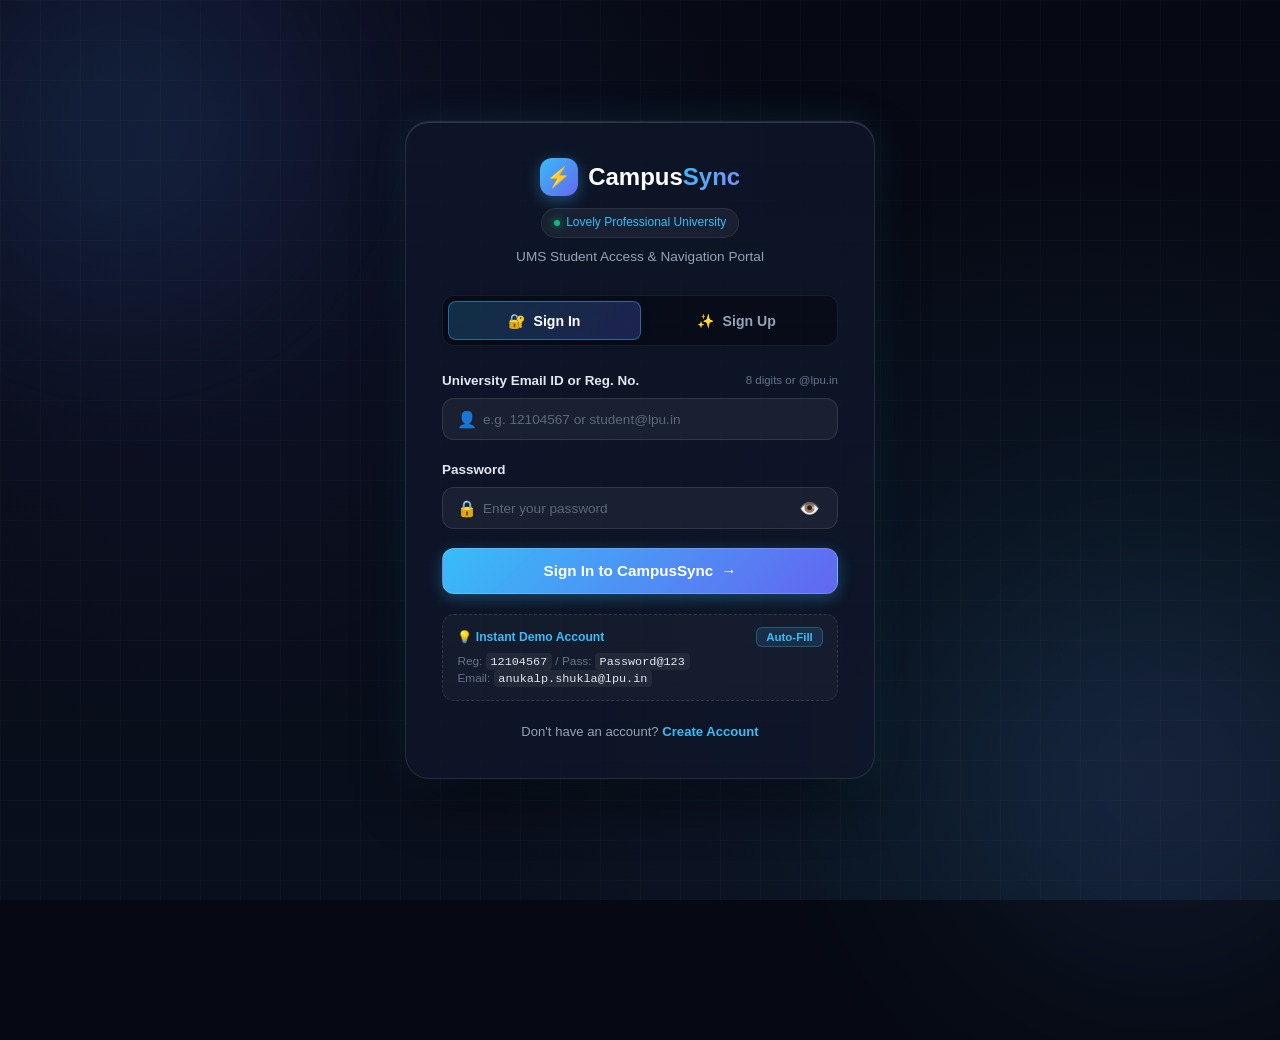
<file: events.html>
<!DOCTYPE html>
<html lang="en">
<head>
  <meta charset="UTF-8">
  <meta name="viewport" content="width=device-width, initial-scale=1.0">
  <title>Campus Events — CampusSync</title>
  <link rel="icon" type="image/svg+xml" href="assets/favicon/favicon.svg">
  <link rel="stylesheet" href="css/style.css">
  <!-- Authentication & Access Gate -->
  <script src="js/auth.js"></script>
  <script>CampusAuth.requireAuth();</script>
</head>
<body>

  <div class="app-layout">

    <!-- DESKTOP SIDEBAR -->
    <aside class="app-sidebar">
      <div class="sidebar-header">
        <a href="index.html" class="sidebar-logo">
          <div class="sidebar-logo-icon">⚡</div>
          <span class="sidebar-logo-text">Campus<strong>Sync</strong></span>
        </a>
        <button id="sidebarCloseBtn" class="topbar-btn" style="display: none;" aria-label="Close sidebar">&times;</button>
      </div>

      <div class="sidebar-nav-container">
        <span class="sidebar-section-title">Navigation</span>
        <ul class="sidebar-menu">
          <li>
            <a href="index.html" class="sidebar-link">
              <span class="sidebar-link-icon">🏠</span>
              <span>Home</span>
            </a>
          </li>
          <li>
            <a href="navigation.html" class="sidebar-link">
              <span class="sidebar-link-icon">📍</span>
              <span>Where is your Block?</span>
              <span class="sidebar-badge badge-live">LIVE</span>
            </a>
          </li>
          <li>
            <a href="lost-found.html" class="sidebar-link">
              <span class="sidebar-link-icon">🔎</span>
              <span>Lost &amp; Found</span>
            </a>
          </li>
          <li>
            <a href="spaces.html" class="sidebar-link">
              <span class="sidebar-link-icon">🏫</span>
              <span>Spaces</span>
            </a>
          </li>
          <li>
            <a href="events.html" class="sidebar-link active">
              <span class="sidebar-link-icon">📅</span>
              <span>Events</span>
              <span class="sidebar-badge badge-live">1 LIVE</span>
            </a>
          </li>
          <li>
            <a href="navigation.html" class="sidebar-link">
              <span class="sidebar-link-icon">🗺️</span>
              <span>Campus Map</span>
            </a>
          </li>
        </ul>

        <span class="sidebar-section-title">Campus Pulse</span>
        <div class="sidebar-pulse-card">
          <div class="pulse-header">
            <span class="pulse-dot" style="background: var(--accent-rose); box-shadow: 0 0 8px var(--accent-rose);"></span>
            <span style="color: #fb7185;">1 Live Event Now</span>
          </div>
          <p class="pulse-info">
            • AI Tech Talk in Seminar Hall<br>
            • 142 Active RSVPs<br>
            • Free student entry
          </p>
        </div>
      </div>

      <div class="sidebar-footer">
        <a href="#" class="sidebar-user profile-trigger-btn" title="View Student Profile">
          <div class="user-avatar user-initials">--</div>
          <div class="user-info">
            <div class="user-name">Student</div>
            <div class="user-dept user-reg-no">--</div>
          </div>
        </a>
        <div class="sidebar-footer-actions">
          <button type="button" class="logout-btn" title="Sign out / Logout" onclick="if(typeof CampusAuth!=='undefined'){CampusAuth.logout();}else{try{localStorage.removeItem('campussync_current_session');localStorage.removeItem('campussync_user_profile');}catch(e){}window.location.href='login.html';}">🚪</button>
        </div>
      </div>
    </aside>

    <!-- MAIN WRAPPER -->
    <div class="app-main">

      <!-- MOBILE TOP HEADER BAR -->
      <header class="mobile-header-bar">
        <div style="display: flex; align-items: center; gap: 0.75rem;">
          <button id="mobileMenuBtn" class="topbar-btn">☰</button>
          <a href="index.html" class="sidebar-logo">
            <span class="sidebar-logo-text">Campus<strong>Sync</strong></span>
          </a>
        </div>
        <div style="display: flex; align-items: center; gap: 0.5rem;">
          <button class="topbar-btn notif-toggle-btn">
            <span>🔔</span>
            <span class="notif-badge-pill" style="display: none;">0</span>
          </button>
          <button class="topbar-btn profile-trigger-btn">
            <span>👤</span>
          </button>
        </div>
      </header>

      <!-- NOTIFICATIONS DROPDOWN -->
      <div class="notif-dropdown" id="notifDropdown">
        <div class="notif-header">
          <h4 style="margin: 0; font-size: 0.95rem; color: #fff;">CampusSync Notifications</h4>
          <button class="btn btn-outline btn-sm" id="clearNotifsBtn" style="padding: 0.2rem 0.5rem; font-size: 0.72rem;">Clear</button>
        </div>
        <div class="notif-list" id="notifList"></div>
      </div>

      <!-- MAIN CONTENT -->
      <main class="page-content-wrapper">

        <div style="margin-bottom: 2rem;">
          <span class="badge badge-primary" style="margin-bottom: 0.4rem;">Feature 3 • Events Discovery</span>
          <h1 style="color: #fff; font-size: 2rem; font-weight: 800; margin-bottom: 0.35rem;">Campus Events</h1>
          <p style="color: var(--text-muted); font-size: 0.95rem;">See what's happening around campus.</p>
        </div>

        <!-- ========================================================
             🔴 HAPPENING NOW SECTION (PROMINENT LIVE BANNER)
             ======================================================== -->
        <section class="events-section-block" id="happeningNowSection">
          <div class="events-section-header">
            <span class="badge badge-live">🔴 LIVE NOW</span>
            <h2 class="events-section-title">Happening Right Now</h2>
          </div>

          <!-- Dynamic Live Banner Container -->
          <div id="liveEventsContainer">
            <!-- Rendered by js/events.js -->
          </div>
        </section>

        <!-- SEARCH & FILTER TOOLBAR -->
        <div class="filter-toolbar-card">
          <div class="filter-search-row">
            <div class="filter-search-box">
              <span style="position: absolute; left: 0.85rem; color: var(--text-dim);">🔍</span>
              <input
                type="text"
                id="eventSearchInput"
                placeholder="Search events by title, organizer club, or venue..."
                autocomplete="off"
              >
            </div>
          </div>

          <div class="filter-pills-row">
            <!-- Timing segmented filter -->
            <div class="filter-type-segmented" id="eventTimingFilters">
              <button class="filter-segment-btn active" data-time="all">All</button>
              <button class="filter-segment-btn" data-time="live">🔴 Happening Now</button>
              <button class="filter-segment-btn" data-time="upcoming">Upcoming</button>
              <button class="filter-segment-btn" data-time="thisWeek">This Week</button>
              <button class="filter-segment-btn" data-time="completed">Completed</button>
            </div>

            <!-- Category filter dropdown -->
            <div class="select-filters-group">
              <select id="eventCategorySelect" class="select-filter-input">
                <option value="all">All Categories</option>
                <option value="Technology">Technology</option>
                <option value="Workshops">Workshops</option>
                <option value="Cultural">Cultural</option>
                <option value="Sports">Sports</option>
                <option value="Entertainment">Entertainment</option>
                <option value="Academic">Academic</option>
                <option value="Clubs">Clubs</option>
              </select>

              <button id="eventResetFiltersBtn" class="btn btn-outline btn-sm">Reset</button>
            </div>
          </div>
        </div>

        <!-- ========================================================
             UPCOMING EVENTS SECTION
             ======================================================== -->
        <section class="events-section-block">
          <div style="display: flex; justify-content: space-between; align-items: center; margin-bottom: 1.5rem;">
            <div style="display: flex; align-items: center; gap: 0.6rem;">
              <span style="font-size: 1.3rem;">📅</span>
              <h2 class="events-section-title" id="eventsSectionHeading">Upcoming Campus Activities (<span id="upcomingCount">0</span>)</h2>
            </div>
            <span style="font-size: 0.85rem; color: var(--text-muted);" id="eventsFilterMeta">Showing all upcoming</span>
          </div>

          <div class="events-grid" id="upcomingEventsGrid">
            <!-- Rendered by js/events.js -->
          </div>

          <!-- Empty state -->
          <div id="eventsEmptyState" style="display: none; text-align: center; padding: 4rem 1rem; background: var(--bg-surface); border: 1px solid var(--border); border-radius: var(--card-radius);">
            <div style="font-size: 2.5rem; margin-bottom: 0.75rem;">📅</div>
            <h3 style="color: #fff; font-size: 1.2rem; margin-bottom: 0.5rem;">No events match your criteria</h3>
            <p style="color: var(--text-muted); font-size: 0.9rem; margin-bottom: 1.25rem;">Try clearing your search query or selecting another category.</p>
            <button class="btn btn-secondary" onclick="document.getElementById('eventResetFiltersBtn').click()">Reset Filters</button>
          </div>
        </section>

        <!-- ========================================================
             COMPLETED EVENTS ARCHIVE
             ======================================================== -->
        <section class="events-section-block" id="completedEventsSection" style="margin-top: 4rem;">
          <div class="events-section-header">
            <span class="badge badge-purple">Archive</span>
            <h2 class="events-section-title">Past / Completed Events</h2>
          </div>

          <div class="events-grid" id="completedEventsGrid">
            <!-- Rendered by js/events.js -->
          </div>
        </section>

      </main>

      <!-- MOBILE BOTTOM NAVIGATION -->
      <nav class="mobile-bottom-nav">
        <a href="index.html" class="bottom-nav-item">
          <span class="bottom-nav-icon">🏠</span>
          <span>Home</span>
        </a>
        <a href="navigation.html" class="bottom-nav-item">
          <span class="bottom-nav-icon">📍</span>
          <span>Navigate</span>
        </a>
        <a href="lost-found.html" class="bottom-nav-item">
          <span class="bottom-nav-icon">🔎</span>
          <span>Lost/Found</span>
        </a>
        <a href="spaces.html" class="bottom-nav-item">
          <span class="bottom-nav-icon">🏫</span>
          <span>Spaces</span>
        </a>
        <a href="events.html" class="bottom-nav-item active">
          <span class="bottom-nav-icon">📅</span>
          <span>Events</span>
        </a>
      </nav>

    </div>
  </div>

  <!-- ========================================================
       EVENT DETAILS MODAL
       ======================================================== -->
  <div class="custom-modal" id="eventDetailsModal" role="dialog" aria-label="Event details">
    <div class="modal-dialog" style="max-width: 700px;">
      <div class="modal-header">
        <div style="display: flex; align-items: center; gap: 0.6rem;">
          <span id="modalEventBadge" class="badge badge-purple">Technology</span>
          <span id="modalEventLiveTag" class="badge badge-live" style="display: none;">🔴 Happening Now</span>
        </div>
        <button class="modal-close" id="closeEventModalBtn">&times;</button>
      </div>

      <div class="modal-body">
        <div style="width: 100%; height: 260px; border-radius: var(--radius-md); overflow: hidden; background: #070c18;">
          <img id="modalEventBanner" src="" alt="Banner" style="width: 100%; height: 100%; object-fit: cover;">
        </div>

        <div>
          <h2 id="modalEventTitle" style="color: #fff; font-size: 1.5rem; font-weight: 800; margin-bottom: 0.5rem;">Event Title</h2>
          <div style="font-size: 0.88rem; color: var(--accent-primary); font-weight: 600;" id="modalEventOrganizer">
            Organized by: GDSC
          </div>
        </div>

        <div style="display: grid; grid-template-columns: 1fr 1fr; gap: 1rem; background: rgba(255, 255, 255, 0.03); border: 1px solid var(--border); border-radius: var(--radius-md); padding: 1rem;">
          <div>
            <div style="font-size: 0.78rem; color: var(--text-dim);">DATE &amp; TIME</div>
            <div id="modalEventDateTime" style="font-size: 0.92rem; font-weight: 700; color: #fff; margin-top: 0.2rem;">Oct 24, 5:00 PM</div>
          </div>
          <div>
            <div style="font-size: 0.78rem; color: var(--text-dim);">CAMPUS VENUE</div>
            <div id="modalEventVenue" style="font-size: 0.92rem; font-weight: 700; color: #fff; margin-top: 0.2rem;">Main Auditorium</div>
          </div>
        </div>

        <div>
          <h4 style="color: #fff; font-size: 0.95rem; margin-bottom: 0.4rem;">About This Event</h4>
          <p id="modalEventDesc" style="font-size: 0.9rem; color: var(--text-secondary); line-height: 1.6;">
            Event description goes here.
          </p>
        </div>

        <div style="display: flex; align-items: center; justify-content: space-between; background: rgba(56, 189, 248, 0.08); border: 1px solid rgba(56, 189, 248, 0.25); border-radius: var(--radius-md); padding: 0.85rem 1.25rem;">
          <div>
            <span style="font-size: 0.78rem; color: var(--text-dim); text-transform: uppercase;">Confirmed RSVPs</span>
            <div id="modalEventRsvpCount" style="font-size: 1.2rem; font-weight: 800; color: #fff;">142 Attending</div>
          </div>
          <!-- Deep link to Feature 1 Navigation! -->
          <button id="modalNavigateVenueBtn" class="btn btn-nav-action btn-sm">
            <span>📍</span> Navigate to Venue &rarr;
          </button>
        </div>
      </div>

      <div class="modal-footer">
        <button class="btn btn-secondary" id="modalBookmarkBtn">🔖 Bookmark</button>
        <button class="btn btn-primary" id="modalRsvpBtn">RSVP Now</button>
      </div>
    </div>
  </div>

  <!-- Scripts -->
  <script src="data/demo-data.js"></script>
  <script src="js/main.js"></script>
  <script src="js/events.js"></script>
</body>
</html>
</file>
<file: css/style.css>
/* ==========================================================================
   CampusSync — Modern Student SaaS Design System (css/style.css)
   Style: Premium Dark Navy Glassmorphism Startup Interface
   Responsive Breakpoints: Desktop (1024px+), Tablet (768-1023px), Mobile (<768px)
   ========================================================================== */

/* --------------------------------------------------------------------------
   1. DESIGN SYSTEM VARIABLES (:root)
   -------------------------------------------------------------------------- */
:root {
  /* Surfaces & Backgrounds */
  --bg-base: #060913;
  --bg-primary: #0a0f1d;
  --bg-secondary: #0f172a;
  --bg-sidebar: rgba(10, 15, 29, 0.85);
  --bg-surface: rgba(15, 23, 42, 0.75);
  --bg-surface-elevated: rgba(30, 41, 59, 0.7);
  --bg-glass-card: rgba(255, 255, 255, 0.04);
  --bg-glass-card-hover: rgba(255, 255, 255, 0.08);
  --bg-glass-modal: rgba(11, 17, 33, 0.92);

  /* Brand Accents (Blue, Indigo, Purple, Emerald, Amber, Rose) */
  --accent-primary: #38bdf8;       /* Sky Blue */
  --accent-primary-hover: #7dd3fc;
  --accent-secondary: #6366f1;     /* Indigo */
  --accent-purple: #8b5cf6;        /* Purple */
  --accent-teal: #10b981;          /* Emerald / Active */
  --accent-amber: #f59e0b;         /* Amber */
  --accent-rose: #f43f5e;          /* Rose / Alert */

  /* Text & Typography */
  --text-primary: #ffffff;
  --text-secondary: #e2e8f0;
  --text-muted: #94a3b8;
  --text-dim: #64748b;

  /* Borders & Dividers */
  --border: rgba(255, 255, 255, 0.08);
  --border-light: rgba(255, 255, 255, 0.14);
  --border-hover: rgba(56, 189, 248, 0.4);
  --border-focus: rgba(99, 102, 241, 0.6);

  /* Shadows & Glows */
  --shadow-sm: 0 2px 8px rgba(0, 0, 0, 0.3);
  --shadow-card: 0 10px 30px -5px rgba(0, 0, 0, 0.5), inset 0 1px 0 rgba(255, 255, 255, 0.08);
  --shadow-hover: 0 20px 40px -10px rgba(0, 0, 0, 0.7), 0 0 25px rgba(56, 189, 248, 0.2);
  --shadow-glow-blue: 0 0 25px rgba(56, 189, 248, 0.35);
  --shadow-glow-purple: 0 0 25px rgba(139, 92, 246, 0.35);
  --shadow-glow-green: 0 0 20px rgba(16, 185, 129, 0.35);

  /* Radius */
  --card-radius: 16px;
  --radius-xs: 6px;
  --radius-sm: 8px;
  --radius-md: 12px;
  --radius-lg: 18px;
  --radius-xl: 24px;
  --radius-full: 9999px;

  /* Glass Filter */
  --glass-blur: blur(16px) saturate(180%);
  --glass-blur-heavy: blur(24px) saturate(200%);

  /* Typography */
  --font-sans: 'Inter', system-ui, -apple-system, BlinkMacSystemFont, "Segoe UI", Roboto, sans-serif;
  --font-mono: ui-monospace, SFMono-Regular, Menlo, Monaco, Consolas, monospace;

  /* Layout dimensions */
  --sidebar-width: 260px;
  --header-height: 64px;
  --bottom-nav-height: 64px;

  /* Transitions */
  --transition-fast: 150ms ease;
  --transition-normal: 250ms cubic-bezier(0.4, 0, 0.2, 1);
  --transition-smooth: 350ms cubic-bezier(0.16, 1, 0.3, 1);
}

/* --------------------------------------------------------------------------
   2. RESET & GLOBAL STYLES
   -------------------------------------------------------------------------- */
*, *::before, *::after {
  box-sizing: border-box;
  margin: 0;
  padding: 0;
}

html {
  scroll-behavior: smooth;
  font-size: 16px;
}

body {
  font-family: var(--font-sans);
  background-color: var(--bg-base);
  background-image: 
    radial-gradient(circle at 15% 15%, rgba(99, 102, 241, 0.08) 0%, transparent 45%),
    radial-gradient(circle at 85% 85%, rgba(56, 189, 248, 0.07) 0%, transparent 45%),
    linear-gradient(180deg, #060913 0%, #0a0f1d 100%);
  background-attachment: fixed;
  color: var(--text-secondary);
  line-height: 1.6;
  min-height: 100vh;
  display: flex;
  flex-direction: column;
  -webkit-font-smoothing: antialiased;
  overflow-x: hidden;
}

a {
  color: var(--accent-primary);
  text-decoration: none;
  transition: color var(--transition-fast);
}

a:hover {
  color: var(--accent-primary-hover);
}

button, input, select, textarea {
  font-family: inherit;
  font-size: inherit;
}

button {
  cursor: pointer;
  border: none;
  background: none;
}

img, svg {
  max-width: 100%;
  display: block;
}

/* --------------------------------------------------------------------------
   3. APP SHELL LAYOUT (Sidebar + Main Content Area)
   -------------------------------------------------------------------------- */
.app-layout {
  display: flex;
  min-height: 100vh;
  width: 100%;
}

/* DESKTOP SIDEBAR */
.app-sidebar {
  width: var(--sidebar-width);
  height: 100vh;
  position: fixed;
  top: 0;
  left: 0;
  background: var(--bg-sidebar);
  border-right: 1px solid var(--border);
  backdrop-filter: var(--glass-blur-heavy);
  display: flex;
  flex-direction: column;
  z-index: 100;
  transition: transform var(--transition-smooth);
}

.sidebar-header {
  padding: 1.5rem 1.5rem 1.25rem;
  display: flex;
  align-items: center;
  justify-content: space-between;
  border-bottom: 1px solid var(--border);
}

.sidebar-logo {
  display: flex;
  align-items: center;
  gap: 0.75rem;
  text-decoration: none;
}

.sidebar-logo-icon {
  width: 36px;
  height: 36px;
  border-radius: var(--radius-sm);
  background: linear-gradient(135deg, var(--accent-primary), var(--accent-secondary));
  display: flex;
  align-items: center;
  justify-content: center;
  font-size: 1.2rem;
  box-shadow: 0 0 15px rgba(56, 189, 248, 0.4);
}

.sidebar-logo-text {
  font-size: 1.2rem;
  font-weight: 700;
  color: #fff;
  letter-spacing: -0.02em;
}

.sidebar-logo-text strong {
  background: linear-gradient(135deg, var(--accent-primary), #a855f7);
  -webkit-background-clip: text;
  -webkit-text-fill-color: transparent;
}

.sidebar-nav-container {
  flex: 1;
  overflow-y: auto;
  padding: 1.25rem 1rem;
}

.sidebar-section-title {
  font-size: 0.7rem;
  font-weight: 700;
  text-transform: uppercase;
  letter-spacing: 0.08em;
  color: var(--text-dim);
  padding: 0 0.75rem 0.6rem;
  margin-top: 0.75rem;
}

.sidebar-menu {
  list-style: none;
  display: flex;
  flex-direction: column;
  gap: 0.35rem;
}

.sidebar-link {
  display: flex;
  align-items: center;
  gap: 0.85rem;
  padding: 0.7rem 0.85rem;
  border-radius: var(--radius-md);
  color: var(--text-muted);
  font-size: 0.92rem;
  font-weight: 500;
  transition: all var(--transition-fast);
  position: relative;
}

.sidebar-link:hover {
  color: #fff;
  background: var(--bg-glass-card-hover);
}

.sidebar-link.active {
  color: #fff;
  background: linear-gradient(90deg, rgba(56, 189, 248, 0.15) 0%, rgba(99, 102, 241, 0.08) 100%);
  border: 1px solid rgba(56, 189, 248, 0.3);
  font-weight: 600;
}

.sidebar-link.active::before {
  content: '';
  position: absolute;
  left: 0;
  top: 15%;
  bottom: 15%;
  width: 3px;
  background: var(--accent-primary);
  border-radius: 0 4px 4px 0;
  box-shadow: 0 0 10px var(--accent-primary);
}

.sidebar-link-icon {
  font-size: 1.15rem;
  display: flex;
  align-items: center;
  justify-content: center;
  width: 24px;
}

.sidebar-badge {
  margin-left: auto;
  padding: 0.15rem 0.5rem;
  border-radius: var(--radius-full);
  font-size: 0.72rem;
  font-weight: 700;
}

.sidebar-badge.badge-live {
  background: rgba(244, 63, 94, 0.2);
  color: #fb7185;
  border: 1px solid rgba(244, 63, 94, 0.4);
}

.sidebar-badge.badge-count {
  background: rgba(56, 189, 248, 0.18);
  color: #7dd3fc;
}

/* Sidebar Campus Pulse Mini Widget */
.sidebar-pulse-card {
  background: rgba(255, 255, 255, 0.03);
  border: 1px solid var(--border);
  border-radius: var(--radius-md);
  padding: 0.85rem;
  margin: 0.5rem 0.25rem;
}

.pulse-header {
  display: flex;
  align-items: center;
  gap: 0.5rem;
  font-size: 0.78rem;
  font-weight: 600;
  color: var(--accent-teal);
  margin-bottom: 0.4rem;
}

.pulse-dot {
  width: 8px;
  height: 8px;
  border-radius: 50%;
  background: var(--accent-teal);
  box-shadow: 0 0 8px var(--accent-teal);
  animation: pulseAnimation 2s infinite;
}

.pulse-info {
  font-size: 0.75rem;
  color: var(--text-muted);
  line-height: 1.4;
}

/* Sidebar Profile Footer */
.sidebar-footer {
  padding: 0.85rem 1rem;
  border-top: 1px solid var(--border);
  display: flex;
  align-items: center;
  justify-content: space-between;
  gap: 0.5rem;
}

.sidebar-user {
  display: flex;
  align-items: center;
  gap: 0.75rem;
  text-decoration: none;
  flex: 1;
  min-width: 0;
  transition: opacity var(--transition-fast);
}

.sidebar-user:hover {
  opacity: 0.9;
}

.user-avatar {
  width: 36px;
  height: 36px;
  min-width: 36px;
  border-radius: 50%;
  background: linear-gradient(135deg, #6366f1, #8b5cf6);
  color: #fff;
  display: flex;
  align-items: center;
  justify-content: center;
  font-weight: 700;
  font-size: 0.9rem;
  border: 1px solid rgba(255, 255, 255, 0.2);
  flex-shrink: 0;
}

.user-info {
  line-height: 1.25;
  min-width: 0;
  flex: 1;
}

.user-name {
  font-size: 0.88rem;
  font-weight: 600;
  color: #fff;
  white-space: nowrap;
  overflow: hidden;
  text-overflow: ellipsis;
}

.user-dept {
  font-size: 0.75rem;
  color: var(--text-dim);
  white-space: nowrap;
  overflow: hidden;
  text-overflow: ellipsis;
}

.sidebar-footer-actions {
  display: flex;
  align-items: center;
  flex-shrink: 0;
}

.logout-btn {
  background: rgba(239, 68, 68, 0.12);
  color: #f87171;
  border: 1px solid rgba(239, 68, 68, 0.25);
  border-radius: var(--radius-sm);
  padding: 0.35rem 0.55rem;
  font-size: 0.82rem;
  cursor: pointer;
  display: inline-flex;
  align-items: center;
  justify-content: center;
  gap: 0.3rem;
  transition: all var(--transition-fast);
  line-height: 1;
}

.logout-btn:hover {
  background: rgba(239, 68, 68, 0.25);
  color: #fff;
  border-color: rgba(239, 68, 68, 0.5);
  transform: translateY(-1px);
}

/* MAIN CONTENT WRAPPER */
.app-main {
  flex: 1;
  margin-left: var(--sidebar-width);
  min-height: 100vh;
  display: flex;
  flex-direction: column;
  position: relative;
  background: transparent;
}

/* TOP APP BAR (Search, Quick Notif, Mobile Toggle) */
.app-topbar {
  height: var(--header-height);
  position: sticky;
  top: 0;
  z-index: 90;
  background: rgba(6, 9, 19, 0.75);
  backdrop-filter: var(--glass-blur);
  border-bottom: 1px solid var(--border);
  display: flex;
  align-items: center;
  justify-content: space-between;
  padding: 0 2rem;
}

.topbar-search {
  display: flex;
  align-items: center;
  gap: 0.6rem;
  background: rgba(255, 255, 255, 0.05);
  border: 1px solid var(--border);
  border-radius: var(--radius-full);
  padding: 0.45rem 1.1rem;
  width: 340px;
  transition: all var(--transition-fast);
}

.topbar-search:focus-within {
  border-color: var(--accent-primary);
  background: rgba(255, 255, 255, 0.08);
  box-shadow: 0 0 15px rgba(56, 189, 248, 0.2);
}

.topbar-search input {
  background: transparent;
  border: none;
  outline: none;
  color: #fff;
  font-size: 0.88rem;
  width: 100%;
}

.topbar-search input::placeholder {
  color: var(--text-dim);
}

.topbar-actions {
  display: flex;
  align-items: center;
  gap: 0.85rem;
}

/* Icon action buttons */
.topbar-btn {
  width: 40px;
  height: 40px;
  border-radius: var(--radius-md);
  background: var(--bg-glass-card);
  border: 1px solid var(--border);
  color: var(--text-secondary);
  display: flex;
  align-items: center;
  justify-content: center;
  font-size: 1.1rem;
  position: relative;
  transition: all var(--transition-fast);
}

.topbar-btn:hover {
  background: var(--bg-glass-card-hover);
  color: #fff;
  border-color: var(--border-light);
}

.notif-badge-pill {
  position: absolute;
  top: -4px;
  right: -4px;
  background: var(--accent-rose);
  color: #fff;
  font-size: 0.68rem;
  font-weight: 700;
  min-width: 18px;
  height: 18px;
  border-radius: var(--radius-full);
  display: flex;
  align-items: center;
  justify-content: center;
  padding: 0 4px;
  border: 2px solid var(--bg-primary);
}

/* PRIMARY CONTENT CONTAINER */
.page-content-wrapper {
  padding: 2rem;
  flex: 1;
  max-width: 1400px;
  width: 100%;
  margin: 0 auto;
}

/* --------------------------------------------------------------------------
   4. BUTTONS & UI CONTROLS
   -------------------------------------------------------------------------- */
.btn {
  display: inline-flex;
  align-items: center;
  justify-content: center;
  gap: 0.5rem;
  padding: 0.65rem 1.35rem;
  border-radius: var(--radius-md);
  font-size: 0.92rem;
  font-weight: 600;
  transition: all var(--transition-fast);
  cursor: pointer;
  text-decoration: none;
  white-space: nowrap;
}

.btn-primary {
  background: linear-gradient(135deg, var(--accent-primary) 0%, var(--accent-secondary) 100%);
  color: #fff;
  box-shadow: 0 4px 15px rgba(56, 189, 248, 0.3);
  border: 1px solid rgba(255, 255, 255, 0.15);
}

.btn-primary:hover {
  background: linear-gradient(135deg, #0284c7 0%, #4f46e5 100%);
  box-shadow: 0 6px 20px rgba(56, 189, 248, 0.45);
  color: #fff;
  transform: translateY(-1px);
}

.btn-secondary {
  background: rgba(255, 255, 255, 0.08);
  color: #fff;
  border: 1px solid var(--border-light);
  backdrop-filter: var(--glass-blur);
}

.btn-secondary:hover {
  background: rgba(255, 255, 255, 0.14);
  border-color: rgba(255, 255, 255, 0.25);
  color: #fff;
  transform: translateY(-1px);
}

.btn-outline {
  background: transparent;
  color: var(--text-secondary);
  border: 1px solid var(--border);
}

.btn-outline:hover {
  border-color: var(--accent-primary);
  color: #fff;
  background: rgba(56, 189, 248, 0.08);
}

.btn-lost {
  background: rgba(244, 63, 94, 0.15);
  color: #fb7185;
  border: 1px solid rgba(244, 63, 94, 0.35);
}

.btn-lost:hover {
  background: rgba(244, 63, 94, 0.25);
  color: #fff;
  box-shadow: 0 0 15px rgba(244, 63, 94, 0.3);
}

.btn-found {
  background: rgba(16, 185, 129, 0.15);
  color: #34d399;
  border: 1px solid rgba(16, 185, 129, 0.35);
}

.btn-found:hover {
  background: rgba(16, 185, 129, 0.25);
  color: #fff;
  box-shadow: 0 0 15px rgba(16, 185, 129, 0.3);
}

.btn-nav-action {
  background: linear-gradient(135deg, #8b5cf6, #38bdf8);
  color: #fff;
  font-weight: 700;
}

.btn-sm {
  padding: 0.35rem 0.8rem;
  font-size: 0.82rem;
  border-radius: var(--radius-sm);
}

.btn-large {
  padding: 0.85rem 1.85rem;
  font-size: 1rem;
  border-radius: var(--radius-md);
}

/* --------------------------------------------------------------------------
   5. BADGES & STATUS PILLS
   -------------------------------------------------------------------------- */
.badge {
  display: inline-flex;
  align-items: center;
  gap: 0.4rem;
  padding: 0.3rem 0.85rem;
  border-radius: var(--radius-full);
  font-size: 0.76rem;
  font-weight: 700;
  letter-spacing: 0.03em;
  text-transform: uppercase;
  backdrop-filter: blur(8px);
}

.badge-primary {
  background: rgba(56, 189, 248, 0.12);
  color: #7dd3fc;
  border: 1px solid rgba(56, 189, 248, 0.3);
}

.badge-purple {
  background: rgba(139, 92, 246, 0.15);
  color: #c4b5fd;
  border: 1px solid rgba(139, 92, 246, 0.35);
}

.badge-emerald, .badge-green {
  background: rgba(16, 185, 129, 0.15);
  color: #34d399;
  border: 1px solid rgba(16, 185, 129, 0.35);
}

.badge-amber {
  background: rgba(245, 158, 11, 0.15);
  color: #fcd34d;
  border: 1px solid rgba(245, 158, 11, 0.35);
}

.badge-rose, .badge-lost {
  background: rgba(244, 63, 94, 0.15);
  color: #fb7185;
  border: 1px solid rgba(244, 63, 94, 0.35);
}

.badge-found {
  background: rgba(16, 185, 129, 0.15);
  color: #34d399;
  border: 1px solid rgba(16, 185, 129, 0.35);
}

.badge-live {
  background: rgba(244, 63, 94, 0.2);
  color: #fff;
  border: 1px solid rgba(244, 63, 94, 0.5);
  box-shadow: 0 0 12px rgba(244, 63, 94, 0.4);
}

.badge-live::before {
  content: '';
  width: 6px;
  height: 6px;
  border-radius: 50%;
  background: #fff;
  animation: pulseAnimation 1.5s infinite;
}

/* --------------------------------------------------------------------------
   6. GLASSMORPHISM CARDS
   -------------------------------------------------------------------------- */
.glass-card {
  background: var(--bg-surface);
  border: 1px solid var(--border);
  border-radius: var(--card-radius);
  backdrop-filter: var(--glass-blur);
  box-shadow: var(--shadow-card);
  transition: all var(--transition-normal);
  position: relative;
  overflow: hidden;
}

.glass-card:hover {
  border-color: var(--border-hover);
  box-shadow: var(--shadow-hover);
  transform: translateY(-2px);
}

/* Quick Action Cards Grid */
.quick-actions-grid {
  display: grid;
  grid-template-columns: repeat(4, 1fr);
  gap: 1.25rem;
  margin-bottom: 2rem;
}

.action-card {
  background: var(--bg-surface);
  border: 1px solid var(--border);
  border-radius: var(--card-radius);
  padding: 1.5rem;
  display: flex;
  flex-direction: column;
  justify-content: space-between;
  gap: 1rem;
  text-decoration: none;
  transition: all var(--transition-normal);
  position: relative;
  backdrop-filter: var(--glass-blur);
}

.action-card::after {
  content: '';
  position: absolute;
  inset: 0;
  border-radius: var(--card-radius);
  background: linear-gradient(135deg, rgba(56, 189, 248, 0.08), transparent);
  opacity: 0;
  transition: opacity var(--transition-normal);
}

.action-card:hover {
  transform: translateY(-3px);
  border-color: var(--accent-primary);
  box-shadow: var(--shadow-hover);
}

.action-card:hover::after {
  opacity: 1;
}

.action-card-icon {
  width: 48px;
  height: 48px;
  border-radius: var(--radius-md);
  display: flex;
  align-items: center;
  justify-content: center;
  font-size: 1.5rem;
  background: rgba(255, 255, 255, 0.05);
  border: 1px solid var(--border-light);
}

.action-card.card-blue .action-card-icon {
  background: rgba(56, 189, 248, 0.15);
  border-color: rgba(56, 189, 248, 0.3);
  color: var(--accent-primary);
}

.action-card.card-purple .action-card-icon {
  background: rgba(139, 92, 246, 0.15);
  border-color: rgba(139, 92, 246, 0.3);
  color: var(--accent-purple);
}

.action-card.card-teal .action-card-icon {
  background: rgba(16, 185, 129, 0.15);
  border-color: rgba(16, 185, 129, 0.3);
  color: var(--accent-teal);
}

.action-card.card-amber .action-card-icon {
  background: rgba(245, 158, 11, 0.15);
  border-color: rgba(245, 158, 11, 0.3);
  color: var(--accent-amber);
}

.action-card-title {
  font-size: 1.15rem;
  font-weight: 700;
  color: #fff;
  margin-bottom: 0.25rem;
}

.action-card-sub {
  font-size: 0.85rem;
  color: var(--text-muted);
}

.action-card-arrow {
  display: flex;
  align-items: center;
  gap: 0.35rem;
  font-size: 0.85rem;
  font-weight: 600;
  color: var(--accent-primary);
  margin-top: 0.5rem;
}

/* --------------------------------------------------------------------------
   7. LIVE ACTIVITY TICKER (HOME DASHBOARD)
   -------------------------------------------------------------------------- */
.activity-ticker-container {
  background: var(--bg-surface);
  border: 1px solid var(--border);
  border-radius: var(--radius-md);
  padding: 0.75rem 1.25rem;
  display: flex;
  align-items: center;
  gap: 1rem;
  margin-bottom: 2rem;
  backdrop-filter: var(--glass-blur);
}

.ticker-label {
  display: flex;
  align-items: center;
  gap: 0.4rem;
  font-size: 0.78rem;
  font-weight: 700;
  text-transform: uppercase;
  letter-spacing: 0.05em;
  color: var(--accent-primary);
  white-space: nowrap;
  padding-right: 0.85rem;
  border-right: 1px solid var(--border);
}

.ticker-content-track {
  flex: 1;
  overflow: hidden;
  position: relative;
  height: 24px;
}

.ticker-item {
  display: flex;
  align-items: center;
  gap: 0.5rem;
  font-size: 0.88rem;
  color: var(--text-secondary);
  text-decoration: none;
  transition: opacity var(--transition-fast);
}

.ticker-item:hover {
  color: #fff;
}

.ticker-item .time-ago {
  font-size: 0.75rem;
  color: var(--text-dim);
  background: rgba(255, 255, 255, 0.05);
  padding: 0.1rem 0.4rem;
  border-radius: var(--radius-sm);
}

/* --------------------------------------------------------------------------
   8. HERO SEARCH & MAP PREVIEW (HOME)
   -------------------------------------------------------------------------- */
.home-hero-grid {
  display: grid;
  grid-template-columns: 1.2fr 0.8fr;
  gap: 2rem;
  margin-bottom: 2.5rem;
}

.home-hero-card {
  background: linear-gradient(135deg, rgba(15, 23, 42, 0.85) 0%, rgba(30, 41, 59, 0.6) 100%);
  border: 1px solid var(--border-light);
  border-radius: var(--card-radius);
  padding: 2.5rem;
  display: flex;
  flex-direction: column;
  justify-content: center;
  position: relative;
  overflow: hidden;
  backdrop-filter: var(--glass-blur);
}

.home-hero-card::before {
  content: '';
  position: absolute;
  top: -50px;
  right: -50px;
  width: 200px;
  height: 200px;
  background: radial-gradient(circle, rgba(56, 189, 248, 0.15) 0%, transparent 70%);
  border-radius: 50%;
  pointer-events: none;
}

.hero-welcome-badge {
  display: inline-flex;
  align-items: center;
  gap: 0.5rem;
  background: rgba(56, 189, 248, 0.12);
  color: #7dd3fc;
  border: 1px solid rgba(56, 189, 248, 0.3);
  padding: 0.35rem 0.9rem;
  border-radius: var(--radius-full);
  font-size: 0.82rem;
  font-weight: 600;
  width: fit-content;
  margin-bottom: 1.25rem;
}

.hero-greeting-title {
  font-size: 2.2rem;
  font-weight: 800;
  color: #fff;
  line-height: 1.2;
  margin-bottom: 0.75rem;
  letter-spacing: -0.02em;
}

.hero-greeting-sub {
  font-size: 1.05rem;
  color: var(--text-muted);
  max-width: 540px;
  margin-bottom: 1.75rem;
}

.hero-nav-search-bar {
  display: flex;
  align-items: center;
  background: rgba(10, 15, 29, 0.9);
  border: 1px solid var(--border-light);
  border-radius: var(--radius-md);
  padding: 0.5rem 0.65rem 0.5rem 1.25rem;
  gap: 0.75rem;
  box-shadow: 0 8px 25px rgba(0, 0, 0, 0.4);
  transition: all var(--transition-fast);
}

.hero-nav-search-bar:focus-within {
  border-color: var(--accent-primary);
  box-shadow: 0 0 20px rgba(56, 189, 248, 0.3);
}

.hero-nav-search-bar input {
  flex: 1;
  background: transparent;
  border: none;
  outline: none;
  color: #fff;
  font-size: 1rem;
}

.hero-suggestion-chips {
  display: flex;
  align-items: center;
  flex-wrap: wrap;
  gap: 0.5rem;
  margin-top: 1rem;
}

.chip-label {
  font-size: 0.75rem;
  color: var(--text-dim);
  font-weight: 600;
}

.suggestion-chip {
  background: rgba(255, 255, 255, 0.05);
  border: 1px solid var(--border);
  border-radius: var(--radius-full);
  padding: 0.25rem 0.75rem;
  font-size: 0.78rem;
  color: var(--text-secondary);
  text-decoration: none;
  transition: all var(--transition-fast);
  cursor: pointer;
}

.suggestion-chip:hover {
  background: rgba(56, 189, 248, 0.15);
  border-color: var(--accent-primary);
  color: #fff;
}

/* Mini Campus Map Preview Card */
.home-map-preview-card {
  background: var(--bg-surface);
  border: 1px solid var(--border);
  border-radius: var(--card-radius);
  overflow: hidden;
  position: relative;
  display: flex;
  flex-direction: column;
}

.map-preview-header {
  padding: 1rem 1.25rem;
  background: rgba(10, 15, 29, 0.85);
  border-bottom: 1px solid var(--border);
  display: flex;
  align-items: center;
  justify-content: space-between;
}

.map-preview-title {
  font-size: 0.95rem;
  font-weight: 700;
  color: #fff;
  display: flex;
  align-items: center;
  gap: 0.5rem;
}

.map-preview-container {
  flex: 1;
  min-height: 220px;
  position: relative;
  background: #0b1120;
}

.map-preview-overlay-card {
  position: absolute;
  bottom: 1rem;
  left: 1rem;
  right: 1rem;
  background: rgba(10, 15, 29, 0.88);
  border: 1px solid var(--border-light);
  border-radius: var(--radius-md);
  padding: 0.75rem 1rem;
  display: flex;
  align-items: center;
  justify-content: space-between;
  backdrop-filter: var(--glass-blur);
}

/* --------------------------------------------------------------------------
   9. FEATURE 1: WHERE IS YOUR BLOCK? (NAVIGATION STYLES)
   -------------------------------------------------------------------------- */
.nav-page-layout {
  display: grid;
  grid-template-columns: 380px 1fr;
  gap: 1.5rem;
  height: calc(100vh - var(--header-height) - 4rem);
  min-height: 600px;
}

.nav-sidebar-panel {
  background: var(--bg-surface);
  border: 1px solid var(--border);
  border-radius: var(--card-radius);
  backdrop-filter: var(--glass-blur);
  display: flex;
  flex-direction: column;
  overflow: hidden;
}

.nav-panel-header {
  padding: 1.25rem;
  border-bottom: 1px solid var(--border);
}

.nav-panel-title {
  font-size: 1.25rem;
  font-weight: 700;
  color: #fff;
  margin-bottom: 0.25rem;
}

.nav-panel-subtitle {
  font-size: 0.85rem;
  color: var(--text-muted);
}

.nav-panel-body {
  flex: 1;
  overflow-y: auto;
  padding: 1.25rem;
  display: flex;
  flex-direction: column;
  gap: 1.25rem;
}

/* Search Box in Navigation */
.nav-search-wrapper {
  position: relative;
}

.nav-search-input {
  width: 100%;
  background: rgba(255, 255, 255, 0.05);
  border: 1px solid var(--border);
  border-radius: var(--radius-md);
  padding: 0.75rem 1rem 0.75rem 2.5rem;
  color: #fff;
  outline: none;
  transition: all var(--transition-fast);
}

.nav-search-input:focus {
  border-color: var(--accent-primary);
  background: rgba(255, 255, 255, 0.08);
  box-shadow: 0 0 15px rgba(56, 189, 248, 0.2);
}

.nav-search-icon {
  position: absolute;
  left: 0.85rem;
  top: 50%;
  transform: translateY(-50%);
  color: var(--text-dim);
}

/* Destination Suggestions List */
.destination-suggestions {
  display: flex;
  flex-direction: column;
  gap: 0.5rem;
}

.destination-item {
  display: flex;
  align-items: center;
  gap: 0.85rem;
  padding: 0.75rem 1rem;
  background: rgba(255, 255, 255, 0.03);
  border: 1px solid var(--border);
  border-radius: var(--radius-md);
  cursor: pointer;
  transition: all var(--transition-fast);
}

.destination-item:hover {
  background: rgba(56, 189, 248, 0.1);
  border-color: var(--accent-primary);
  transform: translateX(4px);
}

.destination-item-icon {
  width: 36px;
  height: 36px;
  border-radius: var(--radius-sm);
  background: rgba(255, 255, 255, 0.05);
  display: flex;
  align-items: center;
  justify-content: center;
  font-size: 1.1rem;
}

.destination-item-info {
  flex: 1;
}

.destination-item-name {
  font-size: 0.95rem;
  font-weight: 600;
  color: #fff;
}

.destination-item-sub {
  font-size: 0.78rem;
  color: var(--text-dim);
}

.destination-item-distance {
  font-size: 0.8rem;
  font-weight: 600;
  color: var(--accent-primary);
}

/* STEP 2: CONFIRM DESTINATION CARD */
.confirm-destination-card {
  background: rgba(255, 255, 255, 0.03);
  border: 1px solid var(--border-light);
  border-radius: var(--radius-md);
  padding: 1.25rem;
  display: flex;
  flex-direction: column;
  gap: 1rem;
}

.confirm-header-question {
  font-size: 1.1rem;
  font-weight: 700;
  color: #fff;
}

.confirm-building-box {
  display: flex;
  align-items: center;
  gap: 1rem;
  background: rgba(0, 0, 0, 0.25);
  padding: 0.85rem;
  border-radius: var(--radius-sm);
  border: 1px solid var(--border);
}

.confirm-building-img {
  width: 60px;
  height: 60px;
  border-radius: var(--radius-sm);
  object-fit: cover;
}

.confirm-buttons-row {
  display: flex;
  gap: 0.75rem;
}

.confirm-buttons-row button {
  flex: 1;
}

/* STEP 5: ROUTE INFORMATION CARD (FLOATING CARD) */
.route-info-card {
  background: rgba(10, 15, 29, 0.92);
  border: 1px solid var(--border-light);
  border-radius: var(--radius-md);
  padding: 1.25rem;
  backdrop-filter: var(--glass-blur-heavy);
  box-shadow: 0 10px 30px rgba(0, 0, 0, 0.6);
  display: flex;
  flex-direction: column;
  gap: 0.85rem;
}

.route-info-top {
  display: flex;
  justify-content: space-between;
  align-items: flex-start;
}

.route-dest-name {
  font-size: 1.25rem;
  font-weight: 800;
  color: #fff;
}

.route-stats-row {
  display: flex;
  align-items: center;
  gap: 1.25rem;
  padding: 0.6rem 0;
  border-top: 1px solid var(--border);
  border-bottom: 1px solid var(--border);
}

.route-stat {
  display: flex;
  align-items: center;
  gap: 0.4rem;
  font-size: 1.1rem;
  font-weight: 700;
  color: #fff;
}

.route-stat-sub {
  font-size: 0.8rem;
  color: var(--text-muted);
  font-weight: normal;
}

.route-eta-badge {
  font-size: 0.88rem;
  color: var(--accent-primary);
  display: flex;
  align-items: center;
  gap: 0.4rem;
}

/* STEP 6: LIVE ACTIVE NAVIGATION BAR */
.active-nav-card {
  background: linear-gradient(135deg, rgba(16, 24, 48, 0.95), rgba(15, 23, 42, 0.95));
  border: 1px solid var(--accent-primary);
  box-shadow: 0 0 25px rgba(56, 189, 248, 0.3);
  border-radius: var(--radius-md);
  padding: 1.25rem;
  display: flex;
  flex-direction: column;
  gap: 1rem;
}

.active-nav-header {
  display: flex;
  align-items: center;
  justify-content: space-between;
}

.nav-pulsing-status {
  display: flex;
  align-items: center;
  gap: 0.5rem;
  font-size: 0.95rem;
  font-weight: 700;
  color: var(--accent-primary);
}

.nav-metrics-grid {
  display: grid;
  grid-template-columns: 1fr 1fr;
  gap: 0.75rem;
  background: rgba(0, 0, 0, 0.3);
  padding: 0.85rem;
  border-radius: var(--radius-sm);
  text-align: center;
}

.nav-metric-val {
  font-size: 1.4rem;
  font-weight: 800;
  color: #fff;
}

.nav-metric-lbl {
  font-size: 0.75rem;
  color: var(--text-muted);
  text-transform: uppercase;
  letter-spacing: 0.05em;
}

.nav-progress-bar-bg {
  width: 100%;
  height: 6px;
  background: rgba(255, 255, 255, 0.1);
  border-radius: var(--radius-full);
  overflow: hidden;
}

.nav-progress-bar-fill {
  height: 100%;
  background: linear-gradient(90deg, var(--accent-primary), var(--accent-secondary));
  width: 15%;
  transition: width var(--transition-normal);
}

/* OFF ROUTE ALERT BANNER */
.off-route-banner {
  background: rgba(244, 63, 94, 0.2);
  border: 1px solid var(--accent-rose);
  border-radius: var(--radius-sm);
  padding: 0.75rem 1rem;
  display: flex;
  align-items: center;
  gap: 0.75rem;
  color: #fff;
  font-weight: 600;
  animation: shakeAlert 0.5s ease-in-out;
}

@keyframes shakeAlert {
  0%, 100% { transform: translateX(0); }
  20%, 60% { transform: translateX(-5px); }
  40%, 80% { transform: translateX(5px); }
}

/* ARRIVED BANNER */
.arrived-celebration-card {
  background: linear-gradient(135deg, rgba(16, 185, 129, 0.2), rgba(15, 23, 42, 0.9));
  border: 2px solid var(--accent-teal);
  border-radius: var(--radius-md);
  padding: 1.5rem;
  text-align: center;
  box-shadow: 0 0 30px rgba(16, 185, 129, 0.3);
}

/* MAP CONTAINER & CONTROLS */
.nav-map-container {
  border-radius: var(--card-radius);
  border: 1px solid var(--border);
  overflow: hidden;
  position: relative;
  background: #080d1a;
  min-height: 500px;
}

#map {
  width: 100%;
  height: 100%;
  z-index: 10;
}

.map-floating-controls {
  position: absolute;
  top: 1.25rem;
  right: 1.25rem;
  z-index: 20;
  display: flex;
  flex-direction: column;
  gap: 0.5rem;
}

.map-ctrl-btn {
  width: 42px;
  height: 42px;
  background: rgba(10, 15, 29, 0.88);
  border: 1px solid var(--border-light);
  border-radius: var(--radius-md);
  color: #fff;
  display: flex;
  align-items: center;
  justify-content: center;
  font-size: 1.2rem;
  backdrop-filter: var(--glass-blur);
  box-shadow: 0 4px 15px rgba(0, 0, 0, 0.4);
  transition: all var(--transition-fast);
}

.map-ctrl-btn:hover {
  background: rgba(255, 255, 255, 0.15);
  border-color: var(--accent-primary);
  transform: scale(1.05);
}

/* Leaflet Custom Marker & Dark Canvas overrides */
.leaflet-container {
  background: #070c18 !important;
}

.custom-pulse-marker {
  width: 22px;
  height: 22px;
  background: var(--accent-primary);
  border: 3px solid #fff;
  border-radius: 50%;
  box-shadow: 0 0 15px var(--accent-primary);
  position: relative;
}

.custom-pulse-marker::after {
  content: '';
  position: absolute;
  top: -8px;
  left: -8px;
  right: -8px;
  bottom: -8px;
  border-radius: 50%;
  border: 2px solid var(--accent-primary);
  animation: pulseRing 2s infinite;
}

@keyframes pulseRing {
  0% { transform: scale(0.6); opacity: 1; }
  100% { transform: scale(2); opacity: 0; }
}

/* --------------------------------------------------------------------------
   10. FEATURE 2: LOST & FOUND STYLES
   -------------------------------------------------------------------------- */
.lf-header-row {
  display: flex;
  justify-content: space-between;
  align-items: flex-end;
  margin-bottom: 1.75rem;
  flex-wrap: wrap;
  gap: 1rem;
}

.lf-title-group h1 {
  font-size: 2rem;
  font-weight: 800;
  color: #fff;
  margin-bottom: 0.35rem;
}

.lf-title-group p {
  color: var(--text-muted);
  font-size: 0.95rem;
}

.lf-actions-group {
  display: flex;
  gap: 0.75rem;
}

/* Filter Toolbar */
.filter-toolbar-card {
  background: var(--bg-surface);
  border: 1px solid var(--border);
  border-radius: var(--card-radius);
  padding: 1.25rem;
  backdrop-filter: var(--glass-blur);
  margin-bottom: 2rem;
  display: flex;
  flex-direction: column;
  gap: 1rem;
}

.filter-search-row {
  display: flex;
  gap: 1rem;
}

.filter-search-box {
  flex: 1;
  position: relative;
  display: flex;
  align-items: center;
}

.filter-search-box input {
  width: 100%;
  background: rgba(255, 255, 255, 0.05);
  border: 1px solid var(--border);
  border-radius: var(--radius-md);
  padding: 0.65rem 1rem 0.65rem 2.5rem;
  color: #fff;
  outline: none;
  font-size: 0.92rem;
}

.filter-search-box input:focus {
  border-color: var(--accent-primary);
}

.filter-pills-row {
  display: flex;
  align-items: center;
  justify-content: space-between;
  flex-wrap: wrap;
  gap: 1rem;
}

.filter-type-segmented {
  display: flex;
  background: rgba(0, 0, 0, 0.3);
  padding: 0.25rem;
  border-radius: var(--radius-md);
  border: 1px solid var(--border);
}

.filter-segment-btn {
  padding: 0.45rem 1.1rem;
  font-size: 0.85rem;
  font-weight: 600;
  color: var(--text-muted);
  border-radius: var(--radius-sm);
  transition: all var(--transition-fast);
}

.filter-segment-btn.active {
  background: var(--accent-primary);
  color: #000;
  font-weight: 700;
}

.select-filters-group {
  display: flex;
  gap: 0.75rem;
  flex-wrap: wrap;
}

.select-filter-input {
  background: rgba(255, 255, 255, 0.05);
  border: 1px solid var(--border);
  border-radius: var(--radius-md);
  padding: 0.5rem 1rem;
  color: #fff;
  font-size: 0.85rem;
  outline: none;
}

.select-filter-input option {
  background: #0f172a;
  color: #fff;
}

/* SMART MATCH RADAR DRAWER */
.match-radar-card {
  background: linear-gradient(135deg, rgba(245, 158, 11, 0.06), rgba(15, 23, 42, 0.9));
  border: 1px solid rgba(245, 158, 11, 0.3);
  border-radius: var(--card-radius);
  padding: 1.5rem;
  margin-bottom: 2rem;
}

.radar-header-row {
  display: flex;
  align-items: center;
  justify-content: space-between;
  margin-bottom: 1.25rem;
}

.radar-title-group {
  display: flex;
  align-items: center;
  gap: 0.65rem;
}

.radar-matches-list {
  display: grid;
  grid-template-columns: repeat(auto-fit, minmax(320px, 1fr));
  gap: 1.25rem;
}

.radar-match-pair {
  background: rgba(10, 15, 29, 0.85);
  border: 1px solid var(--border-light);
  border-radius: var(--radius-md);
  padding: 1.25rem;
  display: flex;
  flex-direction: column;
  gap: 0.85rem;
  position: relative;
}

.match-score-badge {
  position: absolute;
  top: 1rem;
  right: 1rem;
  background: rgba(245, 158, 11, 0.2);
  color: #fcd34d;
  border: 1px solid rgba(245, 158, 11, 0.4);
  padding: 0.2rem 0.6rem;
  border-radius: var(--radius-full);
  font-size: 0.75rem;
  font-weight: 700;
}

.match-items-comparison {
  display: flex;
  align-items: center;
  gap: 0.75rem;
  margin-top: 0.5rem;
}

.match-item-subcard {
  flex: 1;
  background: rgba(255, 255, 255, 0.03);
  padding: 0.6rem 0.75rem;
  border-radius: var(--radius-sm);
  border: 1px solid var(--border);
}

.match-item-subcard strong {
  display: block;
  font-size: 0.85rem;
  color: #fff;
  white-space: nowrap;
  overflow: hidden;
  text-overflow: ellipsis;
}

.match-item-subcard span {
  font-size: 0.75rem;
  color: var(--text-dim);
}

.match-reasons-tags {
  display: flex;
  flex-wrap: wrap;
  gap: 0.4rem;
}

.match-reason-tag {
  font-size: 0.72rem;
  padding: 0.15rem 0.5rem;
  border-radius: var(--radius-full);
  background: rgba(16, 185, 129, 0.15);
  color: #34d399;
  border: 1px solid rgba(16, 185, 129, 0.3);
}

/* CARDS GRID FOR LOST & FOUND */
.lf-cards-grid {
  display: grid;
  grid-template-columns: repeat(auto-fill, minmax(290px, 1fr));
  gap: 1.5rem;
}

.lf-item-card {
  background: var(--bg-surface);
  border: 1px solid var(--border);
  border-radius: var(--card-radius);
  overflow: hidden;
  display: flex;
  flex-direction: column;
  transition: all var(--transition-normal);
  backdrop-filter: var(--glass-blur);
}

.lf-item-card:hover {
  transform: translateY(-4px);
  border-color: var(--border-hover);
  box-shadow: var(--shadow-hover);
}

.lf-card-image-wrap {
  width: 100%;
  height: 180px;
  position: relative;
  overflow: hidden;
  background: #080d1a;
}

.lf-card-img {
  width: 100%;
  height: 100%;
  object-fit: cover;
  transition: transform var(--transition-smooth);
}

.lf-item-card:hover .lf-card-img {
  transform: scale(1.05);
}

.lf-card-badge {
  position: absolute;
  top: 0.75rem;
  left: 0.75rem;
  z-index: 2;
}

.lf-card-time {
  position: absolute;
  bottom: 0.75rem;
  right: 0.75rem;
  background: rgba(0, 0, 0, 0.75);
  backdrop-filter: blur(8px);
  padding: 0.2rem 0.55rem;
  border-radius: var(--radius-sm);
  font-size: 0.72rem;
  color: #fff;
  font-weight: 500;
}

.lf-card-body {
  padding: 1.25rem;
  flex: 1;
  display: flex;
  flex-direction: column;
  gap: 0.75rem;
}

.lf-card-title {
  font-size: 1.1rem;
  font-weight: 700;
  color: #fff;
}

.lf-meta-row {
  display: flex;
  align-items: center;
  gap: 0.5rem;
  font-size: 0.8rem;
  color: var(--text-muted);
}

.lf-card-desc {
  font-size: 0.86rem;
  color: var(--text-secondary);
  line-height: 1.5;
  display: -webkit-box;
  -webkit-line-clamp: 2;
  -webkit-box-orient: vertical;
  overflow: hidden;
}

.lf-card-footer {
  margin-top: auto;
  padding-top: 0.85rem;
  border-top: 1px solid var(--border);
  display: flex;
  align-items: center;
  justify-content: space-between;
}

/* --------------------------------------------------------------------------
   11. FEATURE 3: CAMPUS EVENTS STYLES
   -------------------------------------------------------------------------- */
.events-section-block {
  margin-bottom: 3rem;
}

.events-section-header {
  display: flex;
  align-items: center;
  gap: 0.75rem;
  margin-bottom: 1.5rem;
}

.events-section-title {
  font-size: 1.4rem;
  font-weight: 800;
  color: #fff;
}

/* Live Happening Now Card */
.live-event-banner-card {
  background: linear-gradient(135deg, rgba(244, 63, 94, 0.12) 0%, rgba(15, 23, 42, 0.95) 100%);
  border: 1px solid rgba(244, 63, 94, 0.4);
  border-radius: var(--card-radius);
  padding: 1.75rem;
  display: grid;
  grid-template-columns: 1fr 280px;
  gap: 2rem;
  margin-bottom: 2rem;
  backdrop-filter: var(--glass-blur);
  box-shadow: 0 0 30px rgba(244, 63, 94, 0.2);
}

.live-event-content {
  display: flex;
  flex-direction: column;
  justify-content: space-between;
  gap: 1rem;
}

.live-countdown-pill {
  display: inline-flex;
  align-items: center;
  gap: 0.5rem;
  background: rgba(244, 63, 94, 0.25);
  color: #fff;
  border: 1px solid var(--accent-rose);
  padding: 0.35rem 0.85rem;
  border-radius: var(--radius-full);
  font-size: 0.82rem;
  font-weight: 700;
  width: fit-content;
}

.live-event-img-wrap {
  border-radius: var(--radius-md);
  overflow: hidden;
  height: 100%;
  min-height: 180px;
}

.live-event-img-wrap img {
  width: 100%;
  height: 100%;
  object-fit: cover;
}

/* Events Grid */
.events-grid {
  display: grid;
  grid-template-columns: repeat(auto-fill, minmax(320px, 1fr));
  gap: 1.5rem;
}

.event-card {
  background: var(--bg-surface);
  border: 1px solid var(--border);
  border-radius: var(--card-radius);
  overflow: hidden;
  display: flex;
  flex-direction: column;
  transition: all var(--transition-normal);
  backdrop-filter: var(--glass-blur);
}

.event-card:hover {
  transform: translateY(-4px);
  border-color: var(--border-hover);
  box-shadow: var(--shadow-hover);
}

.event-banner-wrap {
  width: 100%;
  height: 170px;
  position: relative;
  overflow: hidden;
}

.event-banner-img {
  width: 100%;
  height: 100%;
  object-fit: cover;
  transition: transform var(--transition-smooth);
}

.event-card:hover .event-banner-img {
  transform: scale(1.05);
}

.event-date-chip {
  position: absolute;
  top: 0.75rem;
  left: 0.75rem;
  background: rgba(10, 15, 29, 0.88);
  backdrop-filter: blur(8px);
  border: 1px solid var(--border-light);
  border-radius: var(--radius-sm);
  padding: 0.3rem 0.65rem;
  display: flex;
  flex-direction: column;
  align-items: center;
  line-height: 1.1;
  text-align: center;
}

.event-date-chip .month {
  font-size: 0.65rem;
  font-weight: 700;
  text-transform: uppercase;
  color: var(--accent-primary);
}

.event-date-chip .day {
  font-size: 1.15rem;
  font-weight: 800;
  color: #fff;
}

.event-card-body {
  padding: 1.25rem;
  flex: 1;
  display: flex;
  flex-direction: column;
  gap: 0.75rem;
}

.event-category-badge {
  width: fit-content;
}

.event-title {
  font-size: 1.15rem;
  font-weight: 700;
  color: #fff;
  line-height: 1.35;
}

.event-details-meta {
  display: flex;
  flex-direction: column;
  gap: 0.35rem;
  font-size: 0.82rem;
  color: var(--text-muted);
}

.event-details-meta span {
  display: flex;
  align-items: center;
  gap: 0.4rem;
}

.event-card-footer {
  margin-top: auto;
  padding-top: 1rem;
  border-top: 1px solid var(--border);
  display: flex;
  align-items: center;
  justify-content: space-between;
}

.rsvp-pill-btn {
  display: inline-flex;
  align-items: center;
  gap: 0.4rem;
  padding: 0.4rem 0.85rem;
  background: rgba(56, 189, 248, 0.12);
  color: var(--accent-primary);
  border: 1px solid rgba(56, 189, 248, 0.3);
  border-radius: var(--radius-full);
  font-size: 0.8rem;
  font-weight: 600;
  transition: all var(--transition-fast);
}

.rsvp-pill-btn:hover {
  background: var(--accent-primary);
  color: #000;
}

.rsvp-pill-btn.rsvped {
  background: var(--accent-teal);
  color: #000;
  border-color: var(--accent-teal);
}

/* --------------------------------------------------------------------------
   12. FEATURE 4: CAMPUS SPACES STYLES
   -------------------------------------------------------------------------- */
.spaces-feature-block {
  margin-bottom: 2.5rem;
}

.empty-classrooms-grid {
  display: grid;
  grid-template-columns: repeat(auto-fit, minmax(320px, 1fr));
  gap: 1.5rem;
  margin-bottom: 2rem;
}

.empty-classroom-card {
  background: linear-gradient(135deg, rgba(16, 185, 129, 0.08) 0%, rgba(15, 23, 42, 0.85) 100%);
  border: 1px solid rgba(16, 185, 129, 0.3);
  border-radius: var(--card-radius);
  padding: 1.5rem;
  display: flex;
  flex-direction: column;
  gap: 1rem;
  position: relative;
  overflow: hidden;
}

.empty-classroom-badge {
  display: inline-flex;
  align-items: center;
  gap: 0.4rem;
  background: rgba(16, 185, 129, 0.2);
  color: #34d399;
  border: 1px solid var(--accent-teal);
  padding: 0.25rem 0.75rem;
  border-radius: var(--radius-full);
  font-size: 0.75rem;
  font-weight: 700;
  width: fit-content;
}

.empty-room-title {
  font-size: 1.25rem;
  font-weight: 800;
  color: #fff;
}

.room-timeline-bar {
  display: flex;
  gap: 0.5rem;
  margin: 0.5rem 0;
}

.timeline-slot {
  flex: 1;
  background: rgba(255, 255, 255, 0.05);
  border: 1px solid var(--border);
  border-radius: var(--radius-xs);
  padding: 0.4rem 0.25rem;
  text-align: center;
  font-size: 0.72rem;
}

.timeline-slot.slot-empty {
  background: rgba(16, 185, 129, 0.15);
  border-color: rgba(16, 185, 129, 0.4);
  color: #34d399;
  font-weight: 600;
}

.timeline-slot.slot-busy {
  background: rgba(245, 158, 11, 0.15);
  border-color: rgba(245, 158, 11, 0.4);
  color: #fcd34d;
}

/* Standard Space Cards Grid */
.spaces-grid {
  display: grid;
  grid-template-columns: repeat(auto-fill, minmax(320px, 1fr));
  gap: 1.5rem;
}

.space-card {
  background: var(--bg-surface);
  border: 1px solid var(--border);
  border-radius: var(--card-radius);
  padding: 1.5rem;
  display: flex;
  flex-direction: column;
  gap: 1rem;
  backdrop-filter: var(--glass-blur);
  transition: all var(--transition-normal);
}

.space-card:hover {
  transform: translateY(-3px);
  border-color: var(--border-hover);
  box-shadow: var(--shadow-hover);
}

.space-occupancy-indicator {
  display: flex;
  align-items: center;
  justify-content: space-between;
  font-size: 0.88rem;
  font-weight: 600;
  color: #fff;
}

.occupancy-meter-bg {
  width: 100%;
  height: 6px;
  background: rgba(255, 255, 255, 0.1);
  border-radius: var(--radius-full);
  overflow: hidden;
  margin-top: 0.35rem;
}

.occupancy-meter-fill {
  height: 100%;
  border-radius: var(--radius-full);
  transition: width var(--transition-normal);
}

.meter-green {
  background: var(--accent-teal);
  box-shadow: 0 0 10px rgba(16, 185, 129, 0.4);
}

.meter-amber {
  background: var(--accent-amber);
}

.meter-rose {
  background: var(--accent-rose);
}

.space-facilities-pills {
  display: flex;
  flex-wrap: wrap;
  gap: 0.4rem;
}

.facility-pill {
  background: rgba(255, 255, 255, 0.05);
  border: 1px solid var(--border);
  border-radius: var(--radius-sm);
  padding: 0.2rem 0.55rem;
  font-size: 0.75rem;
  color: var(--text-secondary);
}

/* --------------------------------------------------------------------------
   13. MODALS (Item Details, Space Details, Report Modal, Profile Modal)
   -------------------------------------------------------------------------- */
.custom-modal {
  position: fixed;
  inset: 0;
  background: rgba(0, 0, 0, 0.75);
  backdrop-filter: blur(12px);
  display: none;
  align-items: center;
  justify-content: center;
  z-index: 1000;
  padding: 1.5rem;
}

.custom-modal.open {
  display: flex;
  animation: modalFadeIn 0.25s ease;
}

@keyframes modalFadeIn {
  from { opacity: 0; transform: scale(0.96); }
  to { opacity: 1; transform: scale(1); }
}

.modal-dialog {
  background: var(--bg-glass-modal);
  border: 1px solid var(--border-light);
  border-radius: var(--radius-xl);
  max-width: 650px;
  width: 100%;
  max-height: 90vh;
  overflow-y: auto;
  box-shadow: 0 25px 60px rgba(0, 0, 0, 0.8);
  position: relative;
  backdrop-filter: var(--glass-blur-heavy);
}

.modal-header {
  padding: 1.5rem 1.75rem;
  border-bottom: 1px solid var(--border);
  display: flex;
  align-items: center;
  justify-content: space-between;
}

.modal-title {
  font-size: 1.3rem;
  font-weight: 700;
  color: #fff;
}

.modal-close {
  width: 32px;
  height: 32px;
  border-radius: 50%;
  background: rgba(255, 255, 255, 0.08);
  color: var(--text-muted);
  display: flex;
  align-items: center;
  justify-content: center;
  font-size: 1.2rem;
  transition: all var(--transition-fast);
}

.modal-close:hover {
  background: rgba(255, 255, 255, 0.15);
  color: #fff;
}

.modal-body {
  padding: 1.75rem;
  display: flex;
  flex-direction: column;
  gap: 1.25rem;
}

.modal-footer {
  padding: 1.25rem 1.75rem;
  border-top: 1px solid var(--border);
  display: flex;
  align-items: center;
  justify-content: flex-end;
  gap: 0.75rem;
}

/* Form inputs inside modals and pages */
.form-row-2col {
  display: grid;
  grid-template-columns: 1fr 1fr;
  gap: 1rem;
}

@media (max-width: 540px) {
  .form-row-2col {
    grid-template-columns: 1fr;
  }
}

.form-group {
  display: flex;
  flex-direction: column;
  gap: 0.4rem;
}

.form-label {
  font-size: 0.88rem;
  font-weight: 600;
  color: var(--text-secondary);
}

.form-input, .form-textarea, .form-select {
  width: 100%;
  background: rgba(255, 255, 255, 0.05);
  border: 1px solid var(--border);
  border-radius: var(--radius-md);
  padding: 0.7rem 1rem;
  color: #fff;
  font-size: 0.92rem;
  outline: none;
  transition: all var(--transition-fast);
}

.form-input:focus, .form-textarea:focus, .form-select:focus {
  border-color: var(--accent-primary);
  background: rgba(255, 255, 255, 0.08);
  box-shadow: 0 0 15px rgba(56, 189, 248, 0.2);
}

/* File Upload Zone with preview */
.file-upload-zone {
  border: 2px dashed var(--border-light);
  border-radius: var(--radius-md);
  padding: 1.5rem;
  text-align: center;
  cursor: pointer;
  background: rgba(255, 255, 255, 0.02);
  transition: all var(--transition-fast);
}

.file-upload-zone:hover {
  border-color: var(--accent-primary);
  background: rgba(56, 189, 248, 0.05);
}

.file-preview-img {
  max-height: 180px;
  border-radius: var(--radius-md);
  margin: 0 auto;
  object-fit: contain;
}

/* --------------------------------------------------------------------------
   14. MOBILE NAVIGATION DRAWER & BOTTOM BAR (< 1024px)
   -------------------------------------------------------------------------- */
.mobile-header-bar {
  display: none;
  height: var(--header-height);
  background: rgba(6, 9, 19, 0.9);
  border-bottom: 1px solid var(--border);
  backdrop-filter: var(--glass-blur);
  position: sticky;
  top: 0;
  z-index: 95;
  padding: 0 1.25rem;
  align-items: center;
  justify-content: space-between;
}

.mobile-bottom-nav {
  display: none;
  position: fixed;
  bottom: 0;
  left: 0;
  right: 0;
  height: var(--bottom-nav-height);
  background: rgba(10, 15, 29, 0.95);
  border-top: 1px solid var(--border);
  backdrop-filter: var(--glass-blur-heavy);
  z-index: 95;
  display: none;
  grid-template-columns: repeat(5, 1fr);
  align-items: center;
}

.bottom-nav-item {
  display: flex;
  flex-direction: column;
  align-items: center;
  justify-content: center;
  gap: 0.2rem;
  color: var(--text-dim);
  text-decoration: none;
  font-size: 0.7rem;
  font-weight: 500;
  transition: color var(--transition-fast);
}

.bottom-nav-item.active {
  color: var(--accent-primary);
  font-weight: 700;
}

.bottom-nav-icon {
  font-size: 1.25rem;
}

/* --------------------------------------------------------------------------
   15. NOTIFICATION CENTER DROPDOWN
   -------------------------------------------------------------------------- */
.notif-wrapper {
  position: relative;
}

.notif-dropdown {
  position: absolute;
  top: calc(100% + 10px);
  right: 0;
  width: 360px;
  background: rgba(11, 17, 33, 0.95);
  border: 1px solid var(--border-light);
  border-radius: var(--radius-lg);
  box-shadow: 0 20px 50px rgba(0, 0, 0, 0.7);
  backdrop-filter: var(--glass-blur-heavy);
  z-index: 200;
  display: none;
  overflow: hidden;
}

.notif-dropdown.open {
  display: block;
  animation: modalFadeIn 0.2s ease;
}

.notif-header {
  padding: 1rem 1.25rem;
  border-bottom: 1px solid var(--border);
  display: flex;
  align-items: center;
  justify-content: space-between;
}

.notif-list {
  max-height: 380px;
  overflow-y: auto;
}

.notif-item {
  display: flex;
  align-items: flex-start;
  gap: 0.75rem;
  padding: 0.9rem 1.25rem;
  border-bottom: 1px solid var(--border);
  transition: background var(--transition-fast);
}

.notif-item:hover {
  background: rgba(255, 255, 255, 0.04);
}

.notif-item strong {
  color: #fff;
  font-size: 0.88rem;
  display: block;
}

.notif-item p {
  color: var(--text-muted);
  font-size: 0.8rem;
  margin: 0.15rem 0;
}

.notif-item .notif-time {
  font-size: 0.72rem;
  color: var(--text-dim);
}

/* Toast Alerts Container */
.toast-container {
  position: fixed;
  bottom: 2rem;
  right: 2rem;
  z-index: 2000;
  display: flex;
  flex-direction: column;
  gap: 0.75rem;
  pointer-events: none;
}

.toast-message {
  pointer-events: auto;
  background: rgba(15, 23, 42, 0.95);
  border: 1px solid var(--border-light);
  border-radius: var(--radius-md);
  padding: 0.85rem 1.25rem;
  color: #fff;
  font-size: 0.9rem;
  display: flex;
  align-items: center;
  gap: 0.65rem;
  box-shadow: 0 10px 30px rgba(0, 0, 0, 0.6);
  backdrop-filter: var(--glass-blur);
  transform: translateY(20px);
  opacity: 0;
  transition: all var(--transition-normal);
}

.toast-message.show {
  transform: translateY(0);
  opacity: 1;
}

/* --------------------------------------------------------------------------
   16. RESPONSIVE BREAKPOINTS & MOBILE POLISH
   -------------------------------------------------------------------------- */

/* Backdrop overlay for mobile drawer */
.sidebar-backdrop {
  position: fixed;
  inset: 0;
  background: rgba(0, 0, 0, 0.7);
  backdrop-filter: blur(8px);
  z-index: 98;
  opacity: 0;
  visibility: hidden;
  transition: opacity var(--transition-normal), visibility var(--transition-normal);
  pointer-events: none;
}

.sidebar-backdrop.active {
  opacity: 1;
  visibility: visible;
  pointer-events: auto;
}

/* Home Featured Grid */
.home-featured-grid {
  display: grid;
  grid-template-columns: 1fr 1fr;
  gap: 2rem;
  margin-top: 1rem;
}

/* Navigation Mobile View Toggle Bar (Hidden on desktop, shown on mobile) */
.nav-mobile-toggle-bar {
  display: none;
  background: rgba(10, 15, 29, 0.95);
  border: 1px solid var(--border);
  border-radius: var(--radius-md);
  padding: 0.3rem;
  margin-bottom: 1.25rem;
  gap: 0.4rem;
}

.nav-toggle-tab {
  flex: 1;
  display: flex;
  align-items: center;
  justify-content: center;
  gap: 0.4rem;
  padding: 0.6rem 0.85rem;
  border-radius: var(--radius-sm);
  font-size: 0.88rem;
  font-weight: 600;
  color: var(--text-muted);
  transition: all var(--transition-fast);
}

.nav-toggle-tab.active {
  background: linear-gradient(135deg, var(--accent-primary) 0%, var(--accent-secondary) 100%);
  color: #fff;
  font-weight: 700;
  box-shadow: 0 2px 10px rgba(56, 189, 248, 0.3);
}

/* TABLETS & SMALL LAPTOPS (< 1024px) */
@media (max-width: 1023px) {
  .app-sidebar {
    transform: translateX(-100%);
    box-shadow: 0 0 50px rgba(0, 0, 0, 0.9);
    z-index: 110;
    width: 280px;
  }

  .app-sidebar.drawer-open {
    transform: translateX(0);
  }

  #sidebarCloseBtn {
    display: flex !important;
  }

  .app-main {
    margin-left: 0;
    padding-bottom: calc(var(--bottom-nav-height) + env(safe-area-inset-bottom, 0px) + 2rem);
  }

  .app-topbar {
    display: none;
  }

  .mobile-header-bar {
    display: flex;
  }

  .mobile-bottom-nav {
    display: grid;
    padding-bottom: env(safe-area-inset-bottom, 0px);
    height: calc(var(--bottom-nav-height) + env(safe-area-inset-bottom, 0px));
  }

  .page-content-wrapper {
    padding: 1.5rem 1.25rem;
    max-width: 100%;
  }

  .home-hero-grid {
    grid-template-columns: 1fr;
    gap: 1.5rem;
  }

  .home-hero-card {
    padding: 2rem 1.5rem;
  }

  .home-featured-grid {
    grid-template-columns: 1fr;
    gap: 1.5rem;
  }

  .quick-actions-grid {
    grid-template-columns: repeat(2, 1fr);
    gap: 1rem;
  }

  .nav-page-layout {
    grid-template-columns: 1fr;
    height: auto;
    gap: 1.25rem;
  }

  .nav-mobile-toggle-bar {
    display: flex;
  }

  /* When mobile view toggle is in map mode */
  .nav-page-layout.mobile-show-map .nav-sidebar-panel {
    display: none;
  }

  .nav-page-layout.mobile-show-map .nav-map-container {
    display: block;
    min-height: 520px;
  }

  /* When mobile view toggle is in panel mode */
  .nav-page-layout.mobile-show-panel .nav-sidebar-panel {
    display: flex;
  }

  .nav-page-layout.mobile-show-panel .nav-map-container {
    display: none;
  }

  .nav-map-container {
    min-height: 440px;
    height: 440px;
  }

  .live-event-banner-card {
    grid-template-columns: 1fr;
    gap: 1.5rem;
    padding: 1.5rem;
  }

  .live-event-img-wrap {
    height: 200px;
  }

  .lf-cards-grid, .events-grid, .spaces-grid {
    grid-template-columns: repeat(auto-fill, minmax(280px, 1fr));
    gap: 1.25rem;
  }
}

/* MOBILE PHONES (< 768px) */
@media (max-width: 767px) {
  html {
    font-size: 15px;
  }

  .page-content-wrapper {
    padding: 1rem 0.85rem;
  }

  .home-hero-card {
    padding: 1.5rem 1rem;
  }

  .hero-greeting-title {
    font-size: clamp(1.4rem, 5.5vw, 1.9rem);
  }

  .hero-nav-search-bar {
    flex-direction: column;
    align-items: stretch;
    padding: 0.85rem;
    gap: 0.6rem;
  }

  .hero-nav-search-bar button {
    width: 100%;
    padding: 0.75rem;
  }

  .activity-ticker-container {
    flex-direction: column;
    align-items: flex-start;
    gap: 0.5rem;
    padding: 0.85rem 1rem;
  }

  .ticker-label {
    border-right: none;
    padding-right: 0;
    padding-bottom: 0.35rem;
    border-bottom: 1px solid var(--border);
    width: 100%;
  }

  /* Smooth horizontally scrollable segmented filters for touch */
  .filter-pills-row {
    flex-direction: column;
    align-items: stretch;
    gap: 0.85rem;
  }

  .filter-type-segmented {
    display: flex;
    overflow-x: auto;
    white-space: nowrap;
    width: 100%;
    -webkit-overflow-scrolling: touch;
    scrollbar-width: none;
    padding: 0.35rem;
  }

  .filter-type-segmented::-webkit-scrollbar {
    display: none;
  }

  .filter-segment-btn {
    flex-shrink: 0;
    padding: 0.5rem 0.95rem;
  }

  .select-filters-group {
    width: 100%;
    flex-direction: column;
    gap: 0.6rem;
  }

  .select-filter-input {
    width: 100%;
    padding: 0.65rem 0.85rem;
  }

  /* Modals Full Screen Adaptability */
  .custom-modal {
    padding: 0.75rem;
    align-items: flex-end;
  }

  .modal-dialog {
    max-height: 94vh;
    border-radius: var(--radius-lg) var(--radius-lg) 0 0;
    margin-bottom: 0;
    width: 100%;
  }

  .modal-header {
    padding: 1.1rem 1.25rem;
  }

  .modal-body {
    padding: 1.25rem 1rem;
    gap: 1rem;
  }

  .modal-footer {
    padding: 1rem;
    flex-direction: column-reverse;
  }

  .modal-footer button {
    width: 100%;
  }

  /* Timeline bar responsiveness */
  .room-timeline-bar {
    overflow-x: auto;
    -webkit-overflow-scrolling: touch;
    padding-bottom: 0.35rem;
  }

  .timeline-slot {
    min-width: 60px;
    flex-shrink: 0;
  }

  .radar-matches-list {
    grid-template-columns: 1fr;
  }

  .match-items-comparison {
    flex-direction: column;
    align-items: stretch;
  }

  .match-items-comparison span {
    align-self: center;
    transform: rotate(90deg);
  }

  /* Toast Alerts Mobile Placement */
  .toast-container {
    right: 1rem;
    bottom: calc(var(--bottom-nav-height) + env(safe-area-inset-bottom, 0px) + 1rem);
    left: 1rem;
  }

  .toast-message {
    width: 100%;
  }

  .empty-classrooms-grid {
    grid-template-columns: 1fr;
  }
}

/* SMALL PHONES (< 480px, iPhone SE, etc.) */
@media (max-width: 479px) {
  .quick-actions-grid {
    grid-template-columns: 1fr;
  }

  .lf-cards-grid, .events-grid, .spaces-grid {
    grid-template-columns: 1fr;
  }

  .confirm-buttons-row {
    flex-direction: column;
  }

  .confirm-buttons-row button {
    width: 100%;
  }

  .nav-metrics-grid {
    grid-template-columns: 1fr 1fr;
  }

  .nav-metric-val {
    font-size: 1.2rem;
  }

  .route-stats-row {
    gap: 0.75rem;
  }

  .route-stat {
    font-size: 0.95rem;
  }
}

@keyframes pulseAnimation {
  0%, 100% { opacity: 1; }
  50% { opacity: 0.35; }
}
</file>
<file: css/auth.css>
/**
 * ============================================================================
 * CampusSync — Authentication Page Stylesheet (css/auth.css)
 * Matches CampusSync Dark Glassmorphism Design System
 * ============================================================================
 */

.auth-body {
  min-height: 100vh;
  margin: 0;
  padding: 0;
  display: flex;
  align-items: center;
  justify-content: center;
  background-color: var(--bg-base, #060913);
  position: relative;
  overflow-x: hidden;
  font-family: -apple-system, BlinkMacSystemFont, "Segoe UI", Roboto, Helvetica, Arial, sans-serif;
  color: var(--text-primary, #ffffff);
}

/* Ambient glow orbs in background */
.auth-glow-orb {
  position: absolute;
  border-radius: 50%;
  filter: blur(100px);
  pointer-events: none;
  z-index: 0;
  opacity: 0.45;
}

.auth-glow-1 {
  width: 480px;
  height: 480px;
  top: -120px;
  left: -120px;
  background: radial-gradient(circle, rgba(56, 189, 248, 0.35) 0%, rgba(99, 102, 241, 0.15) 60%, transparent 80%);
}

.auth-glow-2 {
  width: 520px;
  height: 520px;
  bottom: -140px;
  right: -140px;
  background: radial-gradient(circle, rgba(139, 92, 246, 0.35) 0%, rgba(16, 185, 129, 0.12) 60%, transparent 80%);
}

/* Background grid pattern */
.auth-grid-overlay {
  position: absolute;
  top: 0;
  left: 0;
  right: 0;
  bottom: 0;
  background-image: 
    linear-gradient(to right, rgba(255, 255, 255, 0.02) 1px, transparent 1px),
    linear-gradient(to bottom, rgba(255, 255, 255, 0.02) 1px, transparent 1px);
  background-size: 40px 40px;
  pointer-events: none;
  z-index: 1;
}

/* Auth container */
.auth-container {
  width: 100%;
  max-width: 470px;
  margin: 1.5rem;
  position: relative;
  z-index: 2;
  animation: authCardEnter 0.5s cubic-bezier(0.16, 1, 0.3, 1) forwards;
}

@keyframes authCardEnter {
  from {
    opacity: 0;
    transform: translateY(20px) scale(0.98);
  }
  to {
    opacity: 1;
    transform: translateY(0) scale(1);
  }
}

.auth-card {
  background: rgba(15, 23, 42, 0.82);
  backdrop-filter: blur(24px);
  -webkit-backdrop-filter: blur(24px);
  border: 1px solid rgba(255, 255, 255, 0.1);
  border-radius: var(--radius-xl, 24px);
  box-shadow: 
    0 25px 60px -15px rgba(0, 0, 0, 0.7),
    0 0 40px rgba(56, 189, 248, 0.12),
    inset 0 1px 0 rgba(255, 255, 255, 0.15);
  padding: 2.25rem 2.25rem;
}

/* Header & Brand */
.auth-header {
  text-align: center;
  margin-bottom: 1.75rem;
}

.auth-brand-logo {
  display: inline-flex;
  align-items: center;
  gap: 0.65rem;
  font-size: 1.5rem;
  font-weight: 700;
  color: #ffffff;
  text-decoration: none;
  margin-bottom: 0.5rem;
}

.auth-brand-logo .logo-icon {
  width: 38px;
  height: 38px;
  background: linear-gradient(135deg, #38bdf8 0%, #6366f1 100%);
  border-radius: var(--radius-md, 12px);
  display: flex;
  align-items: center;
  justify-content: center;
  font-size: 1.25rem;
  box-shadow: 0 4px 15px rgba(56, 189, 248, 0.35);
}

.auth-brand-logo strong {
  background: linear-gradient(135deg, #38bdf8 0%, #818cf8 100%);
  -webkit-background-clip: text;
  -webkit-text-fill-color: transparent;
}

.auth-portal-badge {
  display: inline-flex;
  align-items: center;
  gap: 0.4rem;
  background: rgba(255, 255, 255, 0.05);
  border: 1px solid rgba(255, 255, 255, 0.08);
  padding: 0.25rem 0.75rem;
  border-radius: var(--radius-full, 9999px);
  font-size: 0.75rem;
  font-weight: 500;
  color: var(--accent-primary, #38bdf8);
  margin-top: 0.25rem;
}

.auth-portal-badge .badge-dot {
  width: 6px;
  height: 6px;
  background: var(--accent-teal, #10b981);
  border-radius: 50%;
  box-shadow: 0 0 8px var(--accent-teal, #10b981);
}

.auth-subtitle {
  font-size: 0.85rem;
  color: var(--text-muted, #94a3b8);
  margin: 0.5rem 0 0 0;
}

/* Segmented Tabs (Login / Sign Up) */
.auth-tabs {
  display: flex;
  background: rgba(0, 0, 0, 0.35);
  padding: 0.3rem;
  border-radius: var(--radius-md, 12px);
  border: 1px solid rgba(255, 255, 255, 0.07);
  margin-bottom: 1.5rem;
  position: relative;
}

.auth-tab-btn {
  flex: 1;
  padding: 0.65rem 0.5rem;
  font-size: 0.88rem;
  font-weight: 600;
  color: var(--text-muted, #94a3b8);
  background: transparent;
  border: none;
  border-radius: var(--radius-sm, 8px);
  cursor: pointer;
  transition: all 0.2s cubic-bezier(0.16, 1, 0.3, 1);
  display: flex;
  align-items: center;
  justify-content: center;
  gap: 0.45rem;
}

.auth-tab-btn:hover {
  color: #ffffff;
}

.auth-tab-btn.active {
  background: linear-gradient(135deg, rgba(56, 189, 248, 0.2) 0%, rgba(99, 102, 241, 0.25) 100%);
  color: #ffffff;
  border: 1px solid rgba(56, 189, 248, 0.45);
  box-shadow: 0 2px 10px rgba(0, 0, 0, 0.25);
}

/* Forms Container */
.auth-panels-wrapper {
  position: relative;
}

.auth-panel {
  display: none;
  animation: fadeInTab 0.25s ease-out;
}

.auth-panel.active {
  display: block;
}

@keyframes fadeInTab {
  from {
    opacity: 0;
    transform: translateY(6px);
  }
  to {
    opacity: 1;
    transform: translateY(0);
  }
}

/* Input Fields with icons & toggles */
.auth-form-group {
  margin-bottom: 1.15rem;
}

.auth-form-group .form-label {
  display: flex;
  justify-content: space-between;
  align-items: center;
  margin-bottom: 0.45rem;
  font-size: 0.84rem;
  font-weight: 600;
  color: var(--text-secondary, #e2e8f0);
}

.auth-form-group .label-hint {
  font-size: 0.72rem;
  font-weight: 400;
  color: var(--text-dim, #64748b);
}

.auth-input-wrapper {
  position: relative;
  display: flex;
  align-items: center;
}

.auth-input-icon {
  position: absolute;
  left: 0.95rem;
  font-size: 1rem;
  color: var(--text-dim, #64748b);
  pointer-events: none;
}

.auth-input {
  width: 100%;
  background: rgba(255, 255, 255, 0.05);
  border: 1px solid rgba(255, 255, 255, 0.1);
  border-radius: var(--radius-md, 12px);
  padding: 0.75rem 1rem 0.75rem 2.5rem;
  font-size: 0.92rem;
  color: #ffffff;
  outline: none;
  transition: all 0.2s ease;
  font-family: inherit;
}

.auth-input::placeholder {
  color: rgba(148, 163, 184, 0.55);
  font-size: 0.85rem;
}

.auth-input:focus {
  background: rgba(255, 255, 255, 0.08);
  border-color: var(--accent-primary, #38bdf8);
  box-shadow: 0 0 15px rgba(56, 189, 248, 0.25);
}

/* Password Toggle Button */
.auth-pwd-toggle {
  position: absolute;
  right: 0.85rem;
  background: transparent;
  border: none;
  color: var(--text-dim, #64748b);
  cursor: pointer;
  padding: 0.25rem;
  font-size: 1.05rem;
  display: flex;
  align-items: center;
  justify-content: center;
  transition: color 0.15s ease;
}

.auth-pwd-toggle:hover {
  color: #ffffff;
}

/* Error Alert Box */
.auth-alert {
  display: none;
  background: rgba(244, 63, 94, 0.12);
  border: 1px solid rgba(244, 63, 94, 0.35);
  border-radius: var(--radius-sm, 8px);
  padding: 0.65rem 0.85rem;
  margin-bottom: 1.15rem;
  font-size: 0.82rem;
  color: #fda4af;
  line-height: 1.4;
  animation: alertPop 0.2s ease-out;
}

.auth-alert.visible {
  display: flex;
  align-items: flex-start;
  gap: 0.5rem;
}

@keyframes alertPop {
  from {
    opacity: 0;
    transform: translateY(-4px);
  }
  to {
    opacity: 1;
    transform: translateY(0);
  }
}

.auth-alert-icon {
  font-size: 1rem;
  flex-shrink: 0;
}

/* Submit Button */
.auth-submit-btn {
  width: 100%;
  padding: 0.85rem 1rem;
  font-size: 0.95rem;
  font-weight: 600;
  border-radius: var(--radius-md, 12px);
  margin-top: 0.5rem;
  display: flex;
  align-items: center;
  justify-content: center;
  gap: 0.5rem;
  cursor: pointer;
}

/* Demo Credentials Pill */
.auth-demo-box {
  margin-top: 1.25rem;
  padding: 0.75rem 0.9rem;
  background: rgba(255, 255, 255, 0.03);
  border: 1px dashed rgba(255, 255, 255, 0.12);
  border-radius: var(--radius-md, 12px);
  display: flex;
  flex-direction: column;
  gap: 0.4rem;
}

.auth-demo-header {
  display: flex;
  align-items: center;
  justify-content: space-between;
}

.auth-demo-title {
  font-size: 0.76rem;
  font-weight: 600;
  color: var(--accent-primary, #38bdf8);
  display: flex;
  align-items: center;
  gap: 0.35rem;
}

.auth-demo-btn {
  background: rgba(56, 189, 248, 0.12);
  border: 1px solid rgba(56, 189, 248, 0.3);
  color: var(--accent-primary, #38bdf8);
  font-size: 0.72rem;
  font-weight: 600;
  padding: 0.2rem 0.55rem;
  border-radius: var(--radius-xs, 6px);
  cursor: pointer;
  transition: all 0.15s ease;
}

.auth-demo-btn:hover {
  background: rgba(56, 189, 248, 0.25);
  color: #ffffff;
}

.auth-demo-text {
  font-size: 0.74rem;
  color: var(--text-dim, #64748b);
  line-height: 1.35;
  margin: 0;
}

.auth-demo-text code {
  color: var(--text-secondary, #e2e8f0);
  background: rgba(255, 255, 255, 0.06);
  padding: 0.1rem 0.3rem;
  border-radius: 4px;
}

/* Footer Switch Links */
.auth-switch-link {
  text-align: center;
  margin-top: 1.25rem;
  font-size: 0.82rem;
  color: var(--text-muted, #94a3b8);
}

.auth-switch-link a {
  color: var(--accent-primary, #38bdf8);
  text-decoration: none;
  font-weight: 600;
  transition: color 0.15s ease;
}

.auth-switch-link a:hover {
  color: var(--accent-primary-hover, #7dd3fc);
  text-decoration: underline;
}

/* Responsive adjustment */
@media (max-width: 480px) {
  .auth-card {
    padding: 1.75rem 1.25rem;
  }
  .auth-container {
    margin: 1rem;
  }
}
</file>
